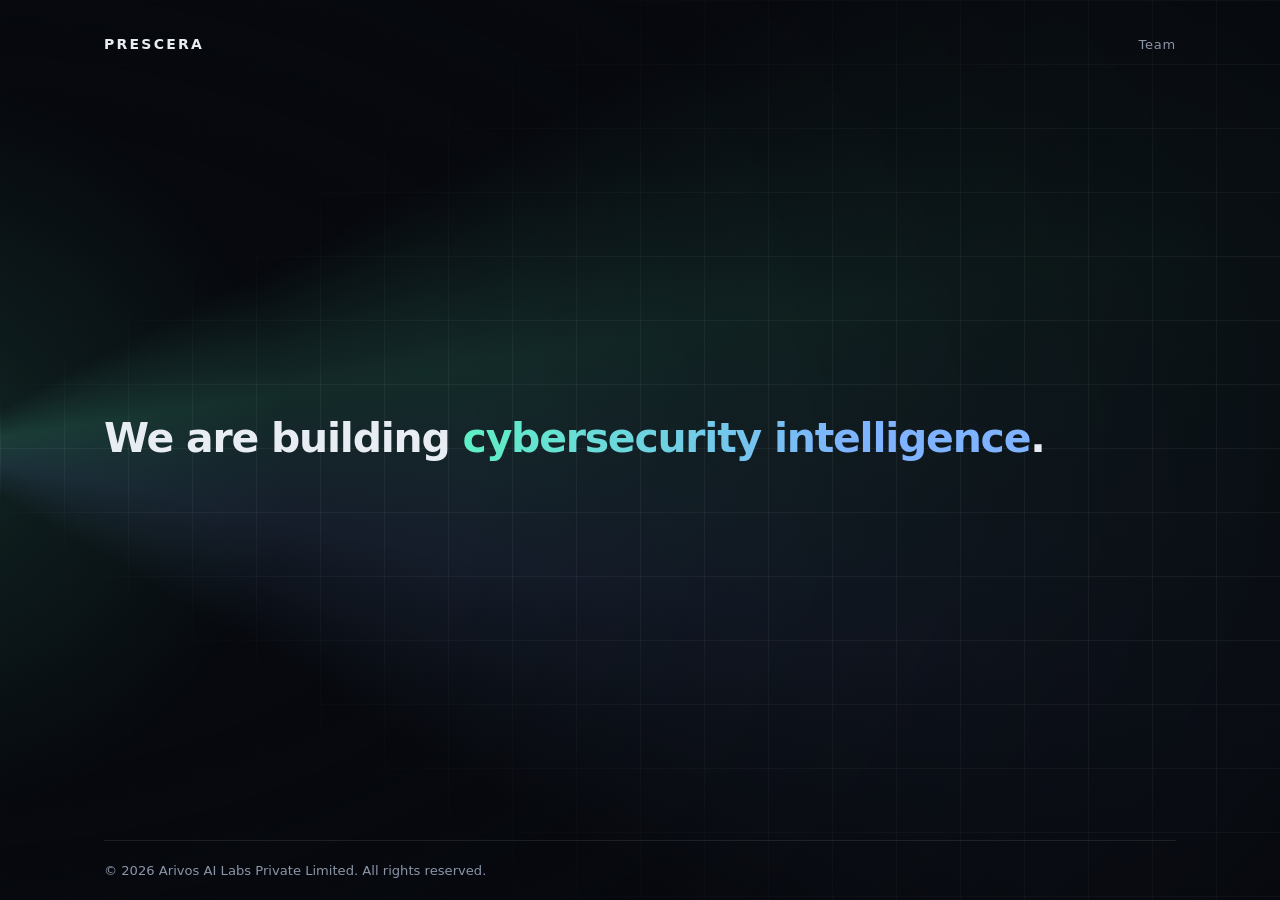
<file: index.html>
<!DOCTYPE html>
<html lang="en">
<head>
<meta charset="utf-8">
<meta name="viewport" content="width=device-width, initial-scale=1">
<title>Prescera</title>
<meta name="description" content="Prescera is building cybersecurity intelligence.">
<meta property="og:title" content="Prescera">
<meta property="og:description" content="Prescera is building cybersecurity intelligence.">
<meta property="og:type" content="website">
<link rel="icon" href="data:image/svg+xml,<svg xmlns='http://www.w3.org/2000/svg' viewBox='0 0 32 32'><rect width='32' height='32' rx='7' fill='%230b0e14'/><path d='M16 5l9 3.6v7.2c0 5.6-3.7 9.6-9 11.2-5.3-1.6-9-5.6-9-11.2V8.6z' fill='none' stroke='%2364f0c8' stroke-width='2.2' stroke-linejoin='round'/></svg>">
<link rel="stylesheet" href="styles.css?v=2">
</head>
<body class="home">
  <div class="veil"></div>

  <div class="wrap">
    <header>
      <a class="wordmark" href="index.html">Prescera</a>
      <nav><a href="team.html">Team</a></nav>
    </header>

    <main>
      <h1>We are building <span class="grad">cybersecurity intelligence</span>.</h1>
    </main>
  </div>

  <div class="wrap" style="flex:none">
    <footer>
      <span>&copy; <span class="yr">2026</span> Arivos AI Labs Private Limited. All rights reserved.</span>
    </footer>
  </div>

  <script src="year.js"></script>
</body>
</html>
</file>
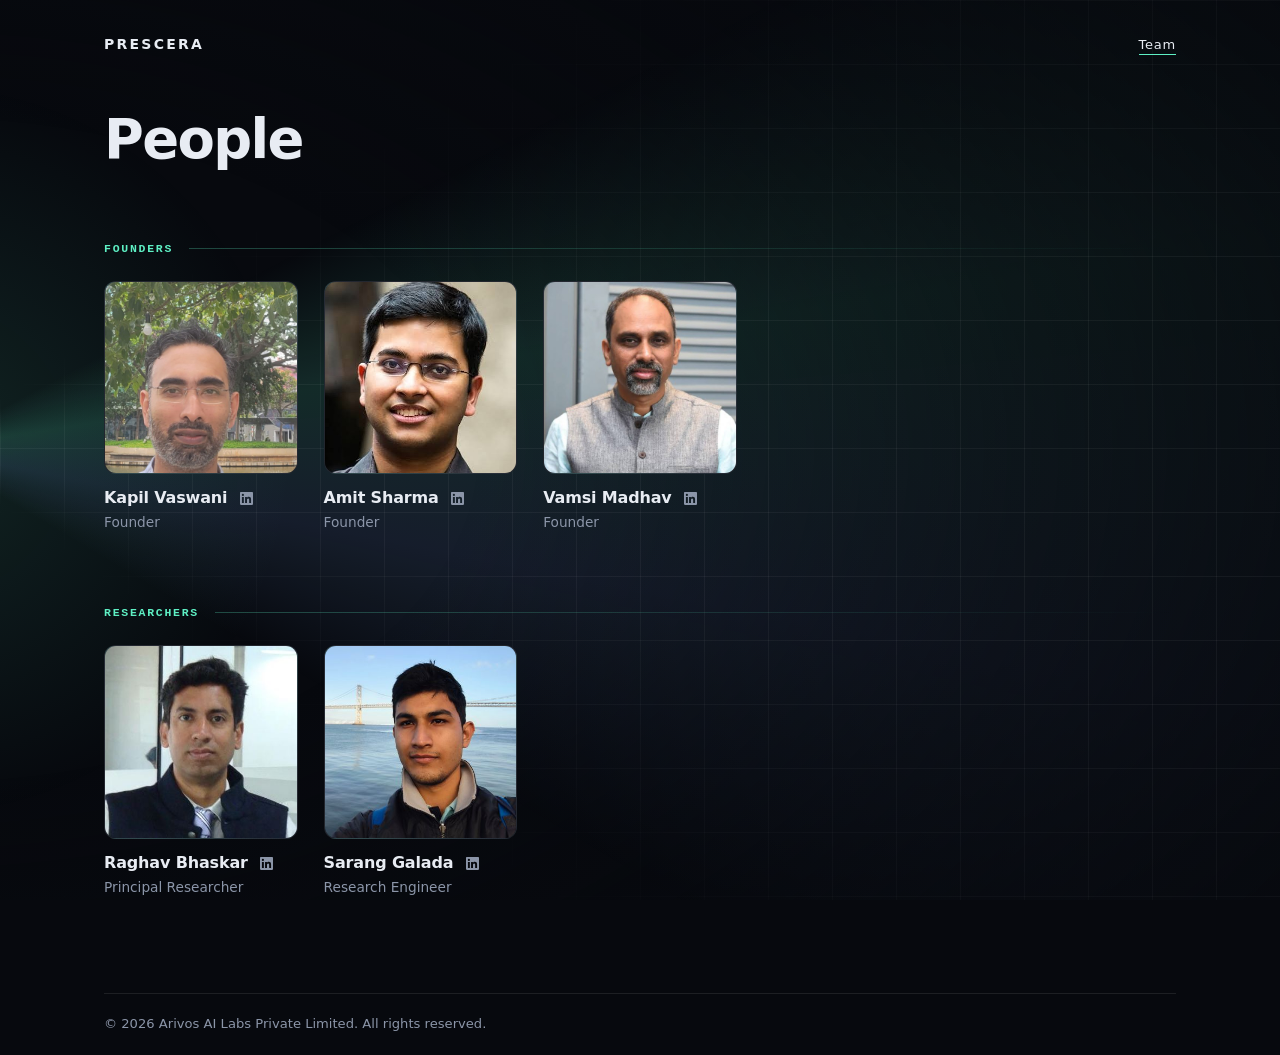
<file: team.html>
<!DOCTYPE html>
<html lang="en">
<head>
<meta charset="utf-8">
<meta name="viewport" content="width=device-width, initial-scale=1">
<title>Team &middot; Prescera</title>
<meta name="description" content="The people building Prescera.">
<meta property="og:title" content="Team &middot; Prescera">
<meta property="og:description" content="The people building Prescera.">
<meta property="og:type" content="website">
<link rel="icon" href="data:image/svg+xml,<svg xmlns='http://www.w3.org/2000/svg' viewBox='0 0 32 32'><rect width='32' height='32' rx='7' fill='%230b0e14'/><path d='M16 5l9 3.6v7.2c0 5.6-3.7 9.6-9 11.2-5.3-1.6-9-5.6-9-11.2V8.6z' fill='none' stroke='%2364f0c8' stroke-width='2.2' stroke-linejoin='round'/></svg>">
<link rel="stylesheet" href="styles.css?v=2">
</head>
<body class="team">
  <div class="veil"></div>

  <div class="wrap">
    <header>
      <a class="wordmark" href="index.html">Prescera</a>
      <nav><a href="team.html" aria-current="page">Team</a></nav>
    </header>

    <main>
      <h1>People</h1>

      <section class="group">
        <h2 class="group-label">Founders</h2>
        <ul class="people">
          <li class="person">
            <div class="photo"><img src="img/kapil-vaswani.jpg?v=2" alt="Kapil Vaswani" width="512" height="512" loading="lazy"></div>
            <p class="name">Kapil Vaswani <a class="social" href="https://www.linkedin.com/in/kapil-vaswani-7a56b64/" target="_blank" rel="noopener noreferrer" aria-label="Kapil Vaswani on LinkedIn"><svg width="13" height="13" viewBox="0 0 24 24" aria-hidden="true"><path d="M20.45 20.45h-3.56v-5.57c0-1.33-.02-3.04-1.85-3.04-1.85 0-2.13 1.45-2.13 2.94v5.67H9.35V9h3.41v1.56h.05c.48-.9 1.63-1.85 3.36-1.85 3.6 0 4.27 2.37 4.27 5.45v6.29zM5.34 7.43a2.06 2.06 0 1 1 0-4.13 2.06 2.06 0 0 1 0 4.13zM7.12 20.45H3.56V9h3.56v11.45zM22.22 0H1.77C.79 0 0 .77 0 1.72v20.56C0 23.23.79 24 1.77 24h20.45c.98 0 1.78-.77 1.78-1.72V1.72C24 .77 23.2 0 22.22 0z"/></svg></a></p>
            <p class="title">Founder</p>
          </li>
          <li class="person">
            <div class="photo"><img src="img/amit-sharma.jpg?v=2" alt="Amit Sharma" width="360" height="360" loading="lazy"></div>
            <p class="name">Amit Sharma <a class="social" href="https://www.linkedin.com/in/amitshar/" target="_blank" rel="noopener noreferrer" aria-label="Amit Sharma on LinkedIn"><svg width="13" height="13" viewBox="0 0 24 24" aria-hidden="true"><path d="M20.45 20.45h-3.56v-5.57c0-1.33-.02-3.04-1.85-3.04-1.85 0-2.13 1.45-2.13 2.94v5.67H9.35V9h3.41v1.56h.05c.48-.9 1.63-1.85 3.36-1.85 3.6 0 4.27 2.37 4.27 5.45v6.29zM5.34 7.43a2.06 2.06 0 1 1 0-4.13 2.06 2.06 0 0 1 0 4.13zM7.12 20.45H3.56V9h3.56v11.45zM22.22 0H1.77C.79 0 0 .77 0 1.72v20.56C0 23.23.79 24 1.77 24h20.45c.98 0 1.78-.77 1.78-1.72V1.72C24 .77 23.2 0 22.22 0z"/></svg></a></p>
            <p class="title">Founder</p>
          </li>
          <li class="person">
            <div class="photo"><img src="img/vamsi.jpg" alt="Vamsi Madhav" width="512" height="512" loading="lazy"></div>
            <p class="name">Vamsi Madhav <a class="social" href="https://www.linkedin.com/in/vamsi74/" target="_blank" rel="noopener noreferrer" aria-label="Vamsi Madhav on LinkedIn"><svg width="13" height="13" viewBox="0 0 24 24" aria-hidden="true"><path d="M20.45 20.45h-3.56v-5.57c0-1.33-.02-3.04-1.85-3.04-1.85 0-2.13 1.45-2.13 2.94v5.67H9.35V9h3.41v1.56h.05c.48-.9 1.63-1.85 3.36-1.85 3.6 0 4.27 2.37 4.27 5.45v6.29zM5.34 7.43a2.06 2.06 0 1 1 0-4.13 2.06 2.06 0 0 1 0 4.13zM7.12 20.45H3.56V9h3.56v11.45zM22.22 0H1.77C.79 0 0 .77 0 1.72v20.56C0 23.23.79 24 1.77 24h20.45c.98 0 1.78-.77 1.78-1.72V1.72C24 .77 23.2 0 22.22 0z"/></svg></a></p>
            <p class="title">Founder</p>
          </li>
        </ul>
      </section>

      <section class="group">
        <h2 class="group-label">Researchers</h2>
        <ul class="people">
          <li class="person">
            <div class="photo"><img src="img/raghav-bhaskar.jpg" alt="Raghav Bhaskar" width="353" height="353" loading="lazy"></div>
            <p class="name">Raghav Bhaskar <a class="social" href="https://www.linkedin.com/in/raghav-bhaskar/" target="_blank" rel="noopener noreferrer" aria-label="Raghav Bhaskar on LinkedIn"><svg width="13" height="13" viewBox="0 0 24 24" aria-hidden="true"><path d="M20.45 20.45h-3.56v-5.57c0-1.33-.02-3.04-1.85-3.04-1.85 0-2.13 1.45-2.13 2.94v5.67H9.35V9h3.41v1.56h.05c.48-.9 1.63-1.85 3.36-1.85 3.6 0 4.27 2.37 4.27 5.45v6.29zM5.34 7.43a2.06 2.06 0 1 1 0-4.13 2.06 2.06 0 0 1 0 4.13zM7.12 20.45H3.56V9h3.56v11.45zM22.22 0H1.77C.79 0 0 .77 0 1.72v20.56C0 23.23.79 24 1.77 24h20.45c.98 0 1.78-.77 1.78-1.72V1.72C24 .77 23.2 0 22.22 0z"/></svg></a></p>
            <p class="title">Principal Researcher</p>
          </li>
          <li class="person">
            <div class="photo"><img src="img/sarang-galada.jpg" alt="Sarang Galada" width="353" height="353" loading="lazy"></div>
            <p class="name">Sarang Galada <a class="social" href="https://www.linkedin.com/in/saranggalada/" target="_blank" rel="noopener noreferrer" aria-label="Sarang Galada on LinkedIn"><svg width="13" height="13" viewBox="0 0 24 24" aria-hidden="true"><path d="M20.45 20.45h-3.56v-5.57c0-1.33-.02-3.04-1.85-3.04-1.85 0-2.13 1.45-2.13 2.94v5.67H9.35V9h3.41v1.56h.05c.48-.9 1.63-1.85 3.36-1.85 3.6 0 4.27 2.37 4.27 5.45v6.29zM5.34 7.43a2.06 2.06 0 1 1 0-4.13 2.06 2.06 0 0 1 0 4.13zM7.12 20.45H3.56V9h3.56v11.45zM22.22 0H1.77C.79 0 0 .77 0 1.72v20.56C0 23.23.79 24 1.77 24h20.45c.98 0 1.78-.77 1.78-1.72V1.72C24 .77 23.2 0 22.22 0z"/></svg></a></p>
            <p class="title">Research Engineer</p>
          </li>
        </ul>
      </section>
    </main>
  </div>

  <div class="wrap" style="flex:none">
    <footer>
      <span>&copy; <span class="yr">2026</span> Arivos AI Labs Private Limited. All rights reserved.</span>
    </footer>
  </div>

  <script src="year.js"></script>
</body>
</html>
</file>
<file: styles.css>
:root {
  --bg: #07090e;
  --fg: #e8ecf3;
  --muted: #8b95a8;
  --accent: #5ef0c4;
  --blue: #7fb2ff;
  --line: rgba(255,255,255,.09);
  --wrap: 1120px;
  /* apex of the light cone: the present moment, opening toward what's ahead */
  --apex-x: -6%;
  --apex-y: 50%;
}
* { box-sizing: border-box; }
html, body { height: 100%; }
body {
  margin: 0;
  background: var(--bg);
  color: var(--fg);
  font-family: "Inter", ui-sans-serif, system-ui, -apple-system, "Segoe UI", Roboto, Helvetica, Arial, sans-serif;
  -webkit-font-smoothing: antialiased;
  display: flex;
  flex-direction: column;
  min-height: 100%;
  position: relative;
  overflow-x: hidden;
}
/* the cone itself: a wedge of light widening left to right, teal at its
   upper edge cooling to blue at the lower one */
body::before {
  content: "";
  position: fixed;
  inset: 0;
  z-index: 0;
  background:
    conic-gradient(from 0deg at var(--apex-x) var(--apex-y),
      transparent 0deg 58deg,
      rgba(94,240,196,0) 62deg,
      rgba(94,240,196,.15) 81deg,
      rgba(127,178,255,.12) 101deg,
      rgba(127,178,255,0) 121deg,
      transparent 124deg 360deg),
    radial-gradient(560px 560px at var(--apex-x) var(--apex-y), rgba(94,240,196,.12), transparent 66%);
  pointer-events: none;
}
/* the grid reads as structure the cone lights up: crisp inside it, a ghost outside */
body::after {
  content: "";
  position: fixed;
  inset: 0;
  z-index: 0;
  background-image:
    linear-gradient(var(--line) 1px, transparent 1px),
    linear-gradient(90deg, var(--line) 1px, transparent 1px);
  background-size: 64px 64px;
  --cone-mask: conic-gradient(from 0deg at var(--apex-x) var(--apex-y),
    rgba(0,0,0,.12) 0deg 56deg,
    #000 82deg 100deg,
    rgba(0,0,0,.12) 126deg 360deg);
  mask-image: var(--cone-mask);
  -webkit-mask-image: var(--cone-mask);
  opacity: .55;
  pointer-events: none;
}
/* distance falloff: everything dims the further it sits from the present */
.veil {
  position: fixed;
  inset: 0;
  z-index: 0;
  background: radial-gradient(135% 115% at var(--apex-x) var(--apex-y),
    transparent 0%, transparent 32%, rgba(7,9,14,.55) 64%, var(--bg) 94%);
  pointer-events: none;
}
.wrap {
  position: relative;
  z-index: 1;
  width: 100%;
  max-width: var(--wrap);
  margin: 0 auto;
  padding: 0 24px;
  flex: 1;
  display: flex;
  flex-direction: column;
}
header {
  padding: 34px 0;
  display: flex;
  align-items: center;
  justify-content: space-between;
  gap: 20px;
}
.wordmark {
  font-weight: 600;
  letter-spacing: .16em;
  font-size: 14px;
  text-transform: uppercase;
  color: var(--fg);
  text-decoration: none;
}
nav a {
  font-size: 13px;
  letter-spacing: .06em;
  color: var(--muted);
  text-decoration: none;
  border-bottom: 1px solid transparent;
  padding-bottom: 2px;
  transition: color .15s ease, border-color .15s ease;
}
nav a:hover, nav a[aria-current="page"] { color: var(--fg); border-bottom-color: var(--accent); }
main { flex: 1; display: flex; flex-direction: column; }
.grad {
  background: linear-gradient(100deg, var(--accent), var(--blue) 70%);
  -webkit-background-clip: text;
  background-clip: text;
  color: transparent;
}
footer {
  position: relative;
  z-index: 1;
  border-top: 1px solid var(--line);
  padding: 22px 0;
  font-size: .82rem;
  color: var(--muted);
}

/* ---------- home ---------- */
.home main { justify-content: center; padding: 40px 0 90px; }
.home h1 {
  font-size: clamp(.92rem, 3.2vw, 2.7rem);
  line-height: 1.1;
  letter-spacing: -.03em;
  font-weight: 600;
  margin: 0;
  white-space: nowrap;
}

/* ---------- team ---------- */
.team main { padding: 24px 0 96px; }
.team h1 {
  font-size: clamp(2.1rem, 5.5vw, 3.4rem);
  line-height: 1.05;
  letter-spacing: -.03em;
  font-weight: 600;
  margin: 0;
}
.intro {
  margin: 18px 0 0;
  max-width: 54ch;
  font-size: 1.02rem;
  line-height: 1.65;
  color: var(--muted);
}
.group { margin-top: 64px; }
.group-label {
  display: flex;
  align-items: center;
  gap: 16px;
  font-family: ui-monospace, SFMono-Regular, "SF Mono", Menlo, Consolas, monospace;
  font-size: 11.5px;
  letter-spacing: .15em;
  text-transform: uppercase;
  color: var(--accent);
  margin-bottom: 26px;
}
.group-label::after {
  content: "";
  flex: 1;
  height: 1px;
  background: linear-gradient(90deg, rgba(94,240,196,.28), transparent);
}
.people {
  display: grid;
  grid-template-columns: repeat(auto-fill, minmax(186px, 1fr));
  gap: 34px 26px;
  list-style: none;
  margin: 0;
  padding: 0;
}
.person .photo {
  position: relative;
  aspect-ratio: 1;
  border-radius: 12px;
  overflow: hidden;
  border: 1px solid var(--line);
  background:
    radial-gradient(120% 120% at 20% 0%, rgba(94,240,196,.14), transparent 62%),
    linear-gradient(160deg, #141a26, #0b0f17);
  display: grid;
  place-items: center;
  transition: border-color .2s ease, transform .2s ease;
}
.person:hover .photo { border-color: rgba(94,240,196,.34); transform: translateY(-2px); }
.person .photo img {
  position: absolute;
  inset: 0;
  width: 100%;
  height: 100%;
  object-fit: cover;
}
/* shown until a real photo is dropped in */
.person .initials {
  font-size: 1.7rem;
  font-weight: 500;
  letter-spacing: .06em;
  color: rgba(232,236,243,.42);
}
.person .name {
  margin: 14px 0 0;
  font-size: 1rem;
  font-weight: 600;
  letter-spacing: -.01em;
}
.person .title {
  margin: 5px 0 0;
  font-size: .855rem;
  line-height: 1.5;
  color: var(--muted);
}
.person .bio {
  margin: 9px 0 0;
  font-size: .855rem;
  line-height: 1.6;
  color: var(--muted);
}

@media (max-width: 520px) {
  :root { --apex-x: -22%; }
  .home main { padding: 24px 0 64px; }
  .people { grid-template-columns: repeat(auto-fill, minmax(140px, 1fr)); gap: 26px 18px; }
  .group { margin-top: 48px; }
}

.person .social {
  display: inline-flex;
  vertical-align: -2px;
  margin-left: 7px;
  color: var(--muted);
  transition: color .15s ease, transform .15s ease;
}
.person .social:hover { color: var(--accent); transform: translateY(-1px); }
.person .social:focus-visible { outline: 2px solid var(--accent); outline-offset: 3px; border-radius: 3px; }
.person .social svg { width: 13px; height: 13px; fill: currentColor; display: block; }
</file>
